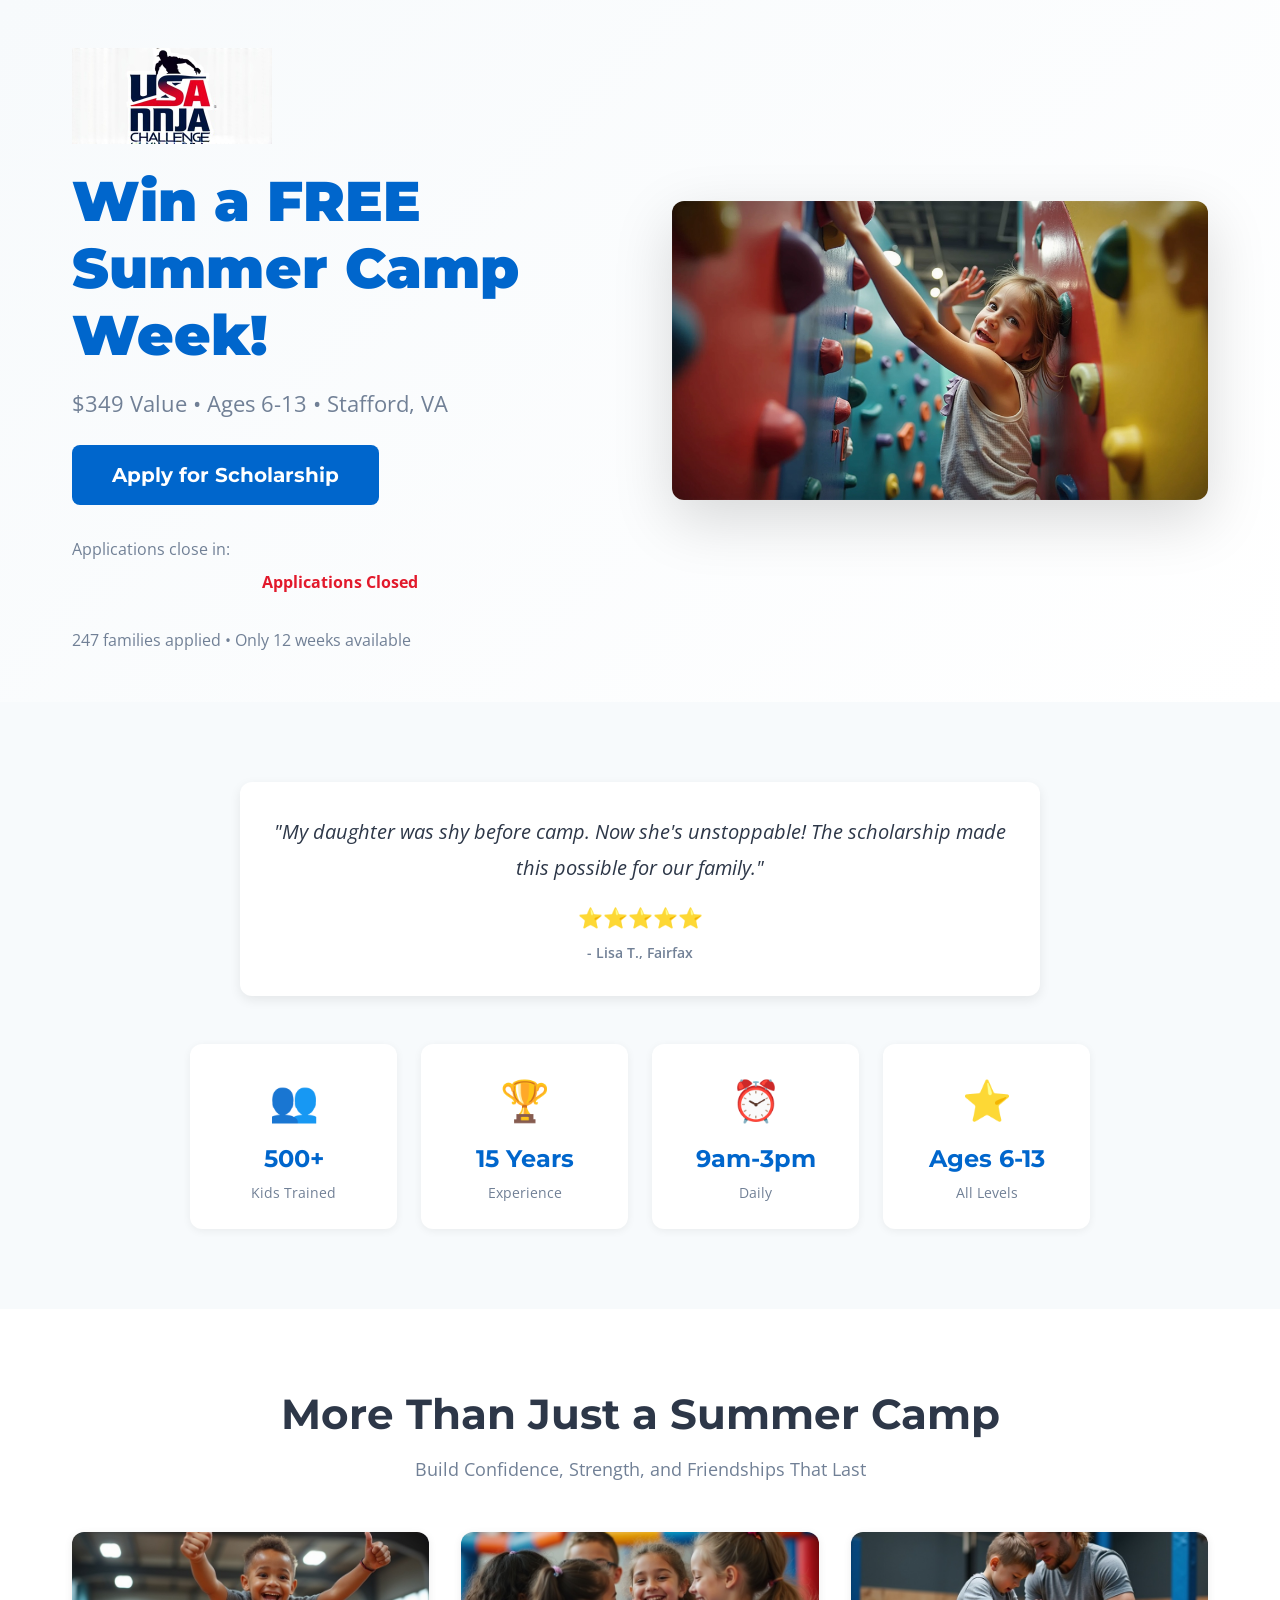
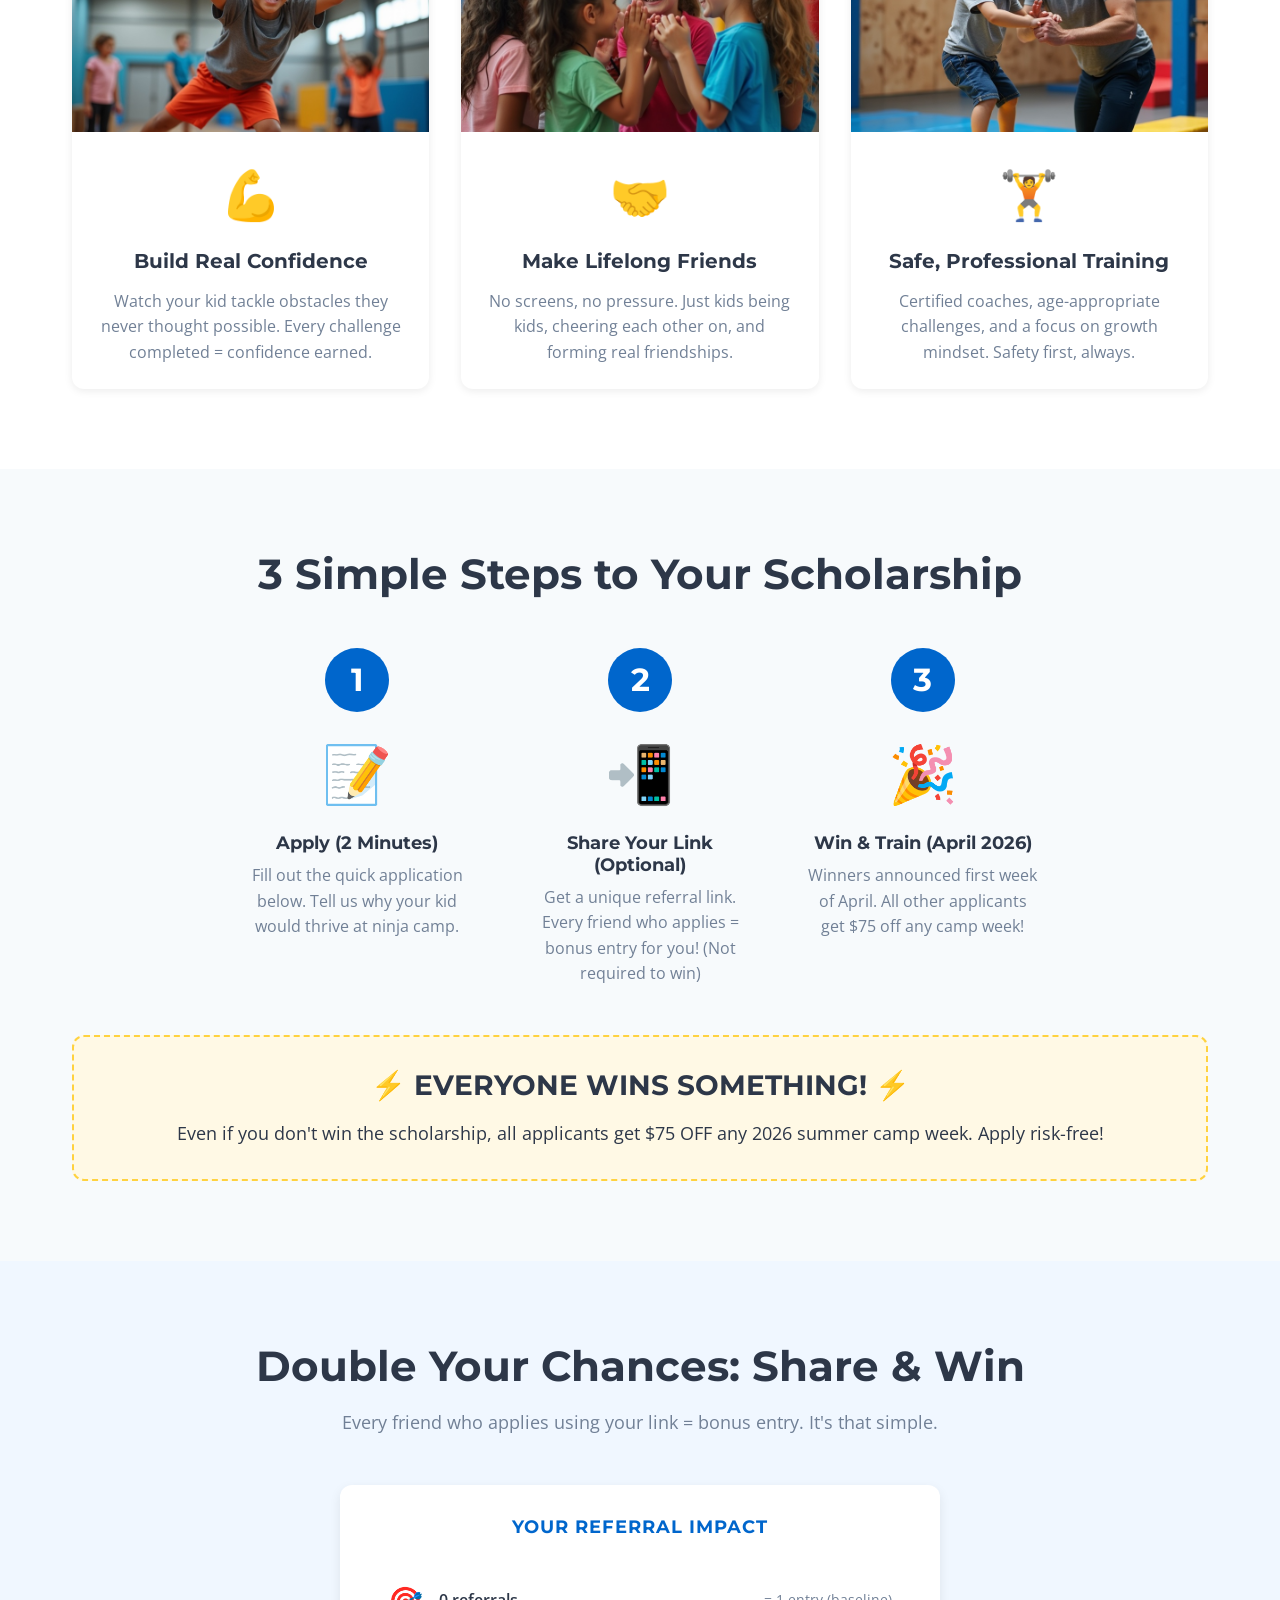
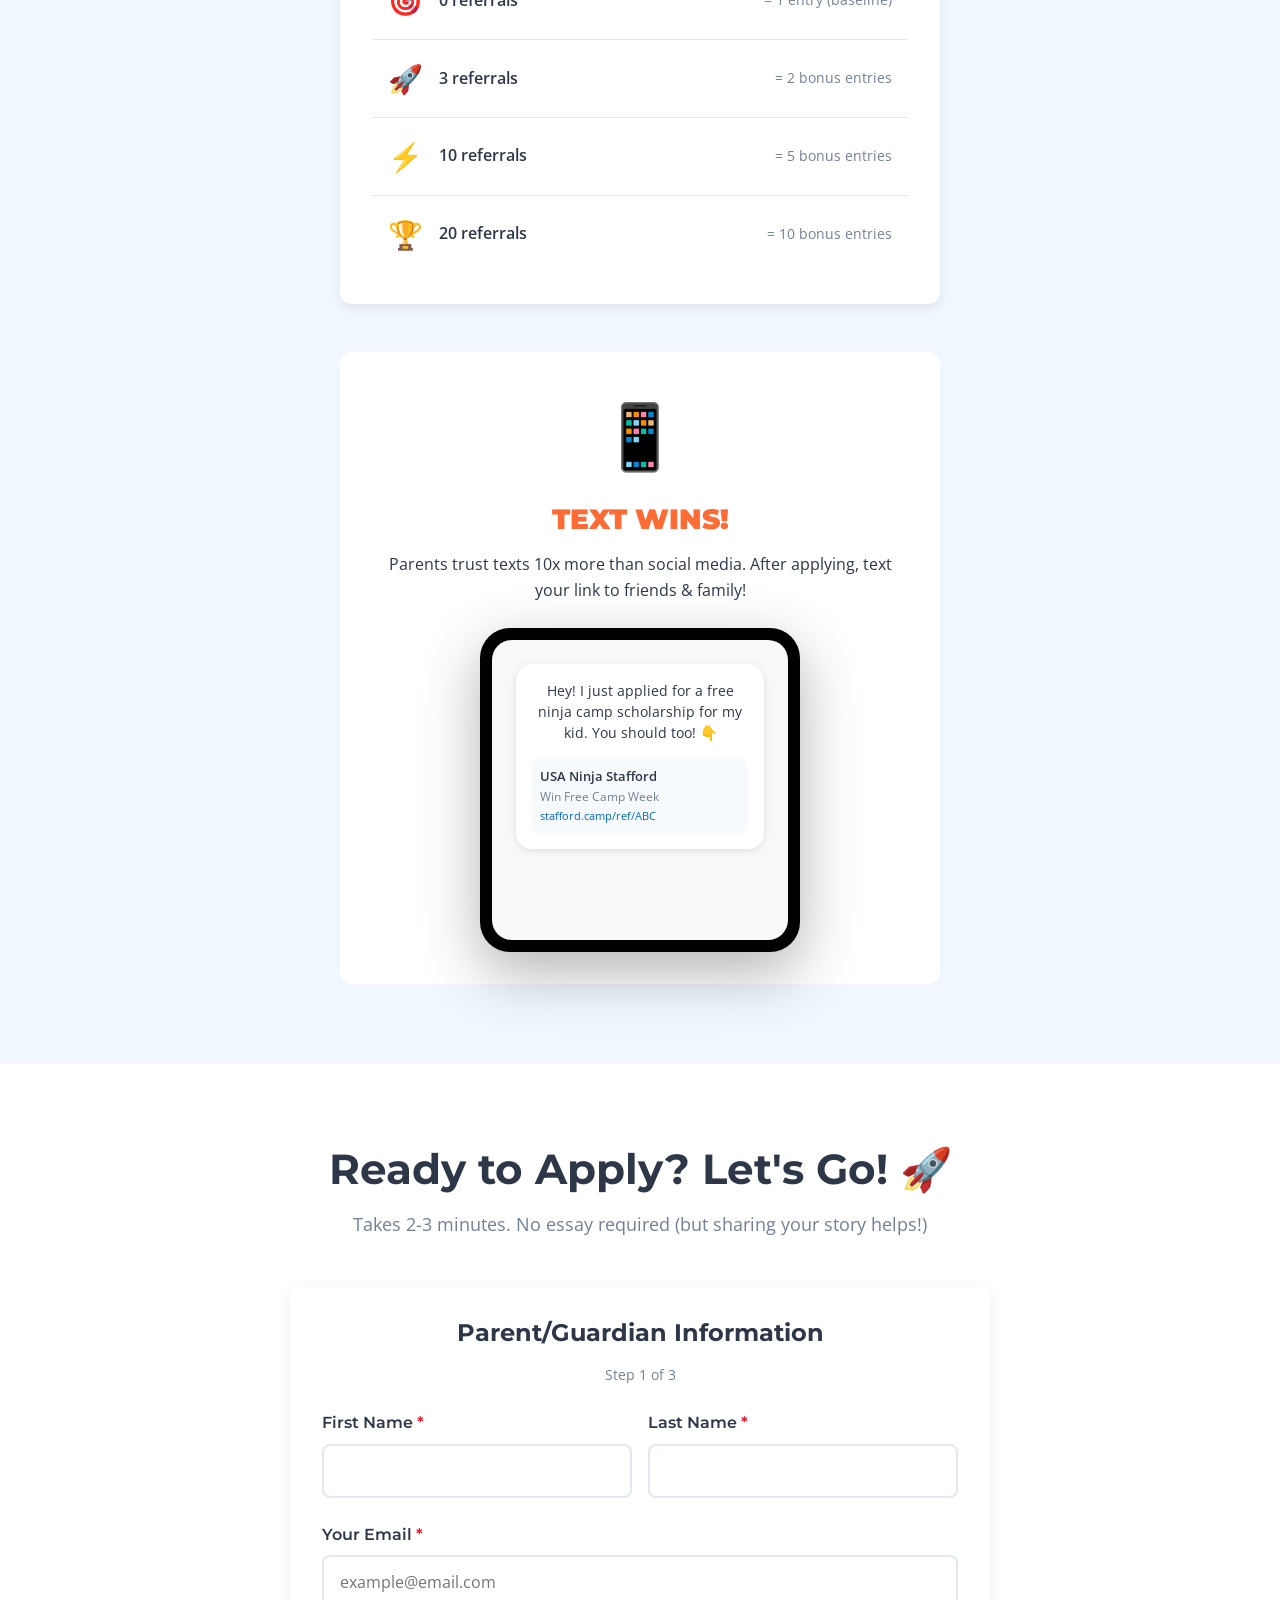
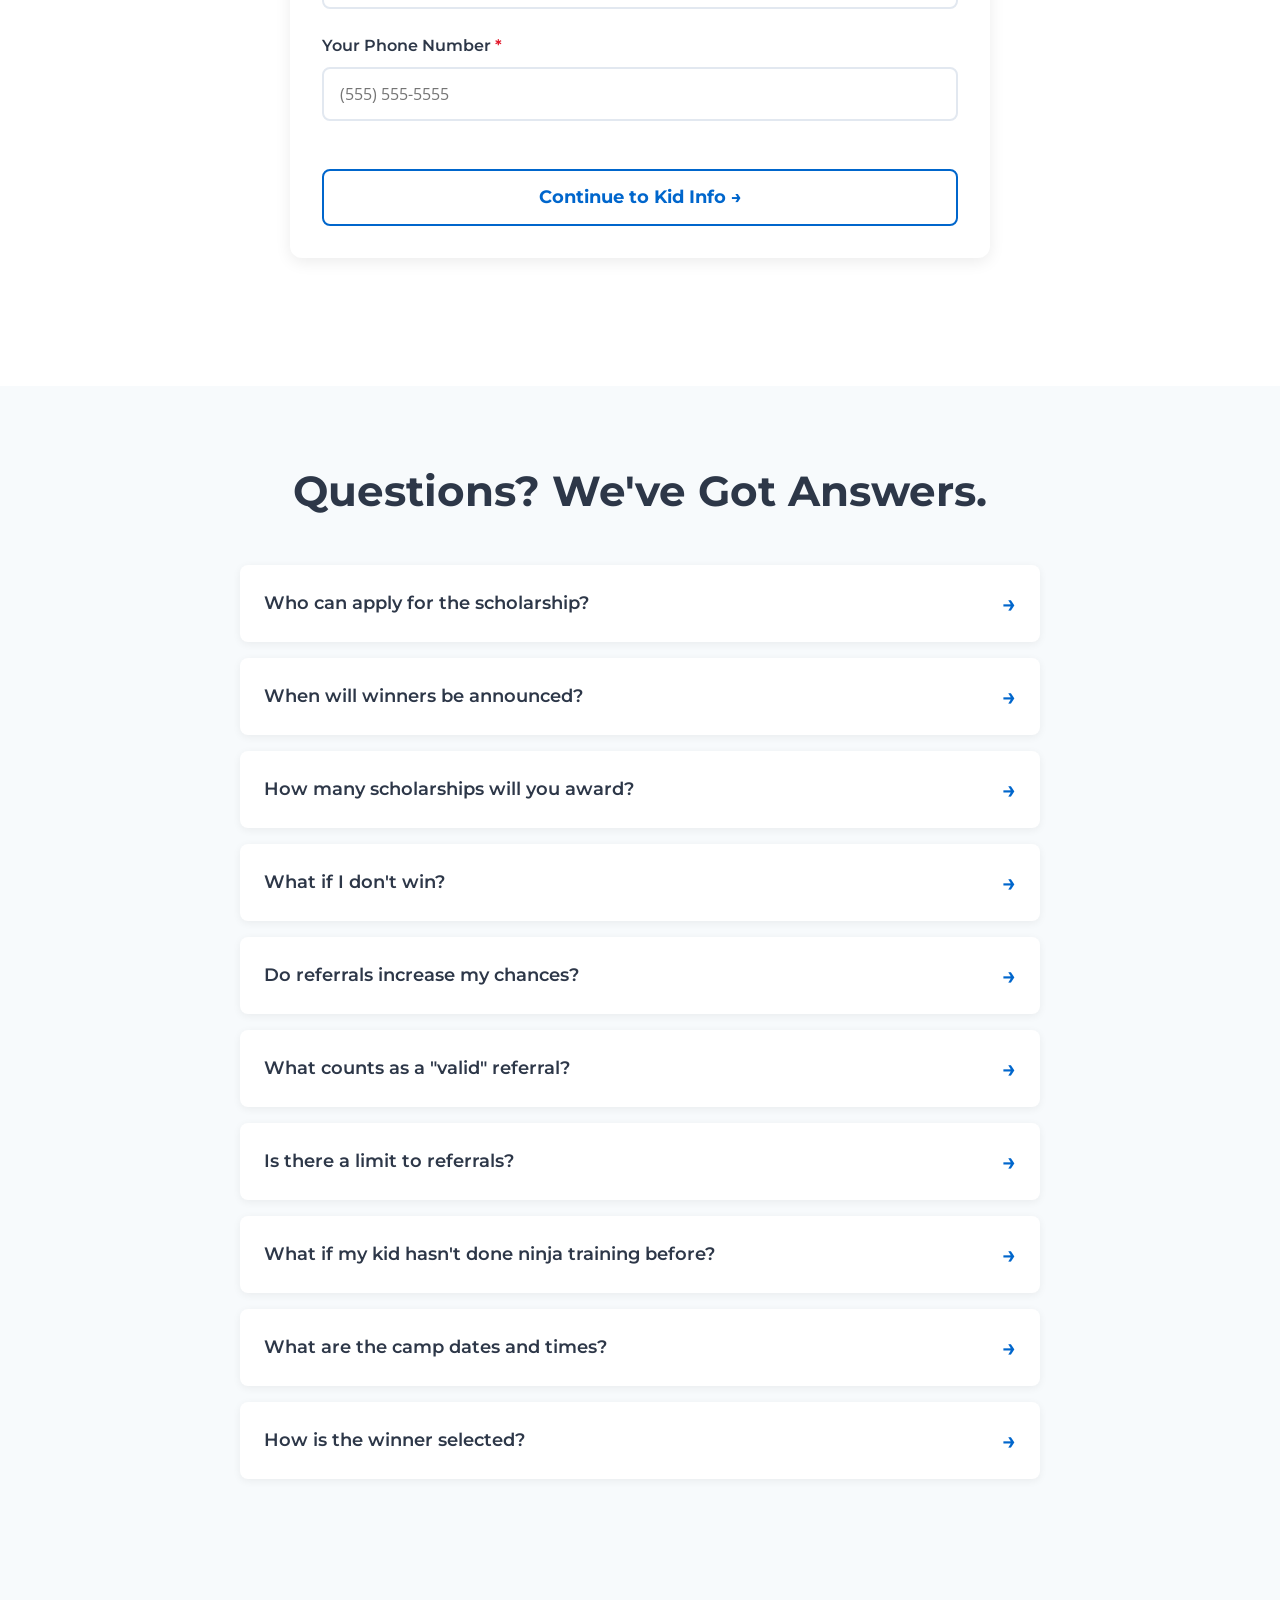
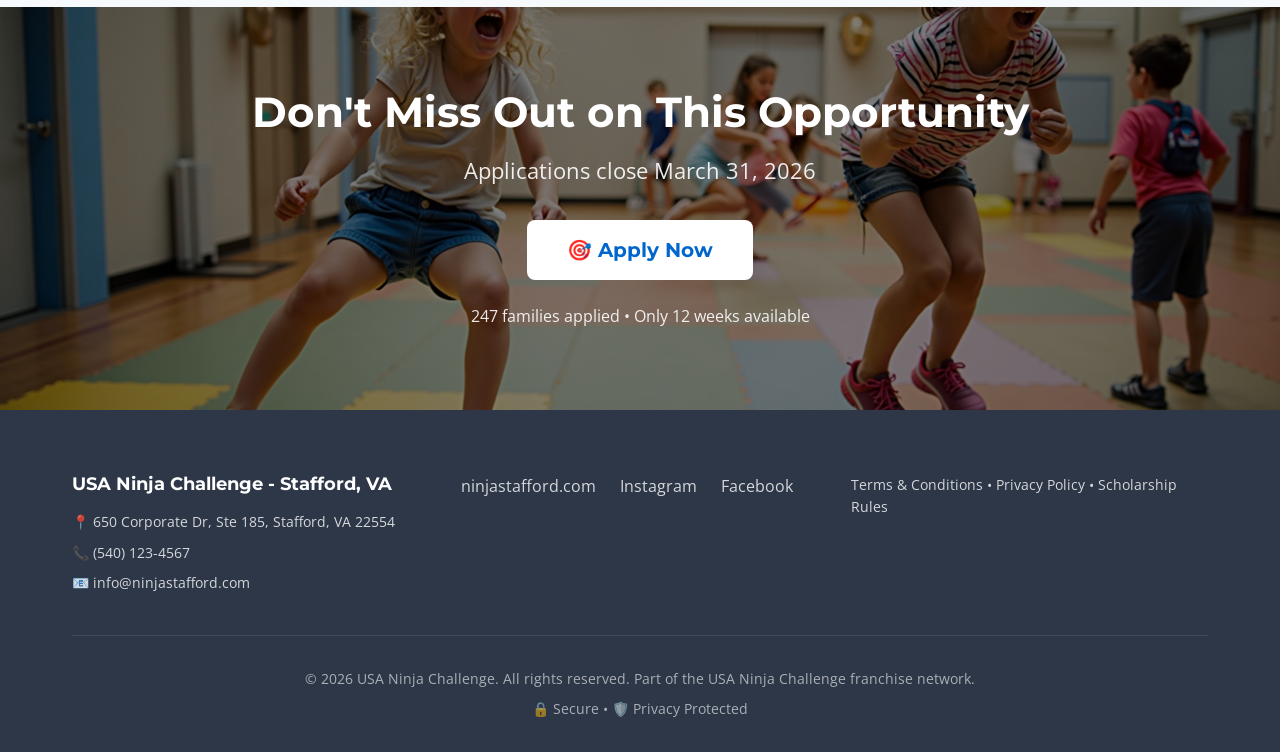
<file: index.html>
<!DOCTYPE html>
<html lang="en">
<head>
    <meta charset="UTF-8">
    <meta name="viewport" content="width=device-width, initial-scale=1.0">
    <meta name="description" content="Apply for a free summer camp week at USA Ninja Challenge Stafford. $349 value, ages 6-13. Applications close March 31, 2026.">
    
    <!-- Open Graph / Social Media -->
    <meta property="og:title" content="Win a Free Ninja Summer Camp Week!">
    <meta property="og:description" content="I just applied for a scholarship to USA Ninja Challenge. Your kid should too!">
    <meta property="og:image" content="https://second-summit-marketing.github.io/stafford-scholarship-2026/assets/og-image.jpg">
    <meta property="og:url" content="https://second-summit-marketing.github.io/stafford-scholarship-2026/">
    <meta property="og:type" content="website">
    
    <meta name="twitter:card" content="summary_large_image">
    <meta name="twitter:title" content="Win a Free Ninja Summer Camp Week!">
    <meta name="twitter:description" content="Apply for a scholarship to USA Ninja Challenge Stafford. Ages 6-13, $349 value.">
    <meta name="twitter:image" content="https://second-summit-marketing.github.io/stafford-scholarship-2026/assets/og-image.jpg">
    
    <title>Win a FREE Summer Camp Week! | USA Ninja Stafford Scholarship</title>
    
    <!-- Favicon -->
    <link rel="icon" type="image/x-icon" href="./assets/favicon.png">
    
    <!-- Google Fonts -->
    <link rel="preconnect" href="https://fonts.googleapis.com">
    <link rel="preconnect" href="https://fonts.gstatic.com" crossorigin>
    <link href="https://fonts.googleapis.com/css2?family=Montserrat:wght@400;600;700;900&family=Open+Sans:wght@400;600&display=swap" rel="stylesheet">
    
    <!-- Stylesheet -->
    <link rel="stylesheet" href="./css/style.css">
</head>
<body>
    <!-- Hero Section -->
    <section id="hero" class="hero">
        <div class="container">
            <div class="hero__content">
                <img src="./assets/logo.png" alt="USA Ninja Challenge Stafford" class="hero__logo">
                <h1 class="hero__headline">Win a FREE Summer Camp Week!</h1>
                <p class="hero__subheadline">$349 Value • Ages 6-13 • Stafford, VA</p>
                <a href="#application" class="btn btn--primary btn--large smooth-scroll">Apply for Scholarship</a>
                
                <div class="countdown">
                    <p class="countdown__label">Applications close in:</p>
                    <div class="countdown__timer" id="countdown">
                        <div class="countdown__unit">
                            <span class="countdown__value" id="days">23</span>
                            <span class="countdown__label-small">DAYS</span>
                        </div>
                        <div class="countdown__separator">:</div>
                        <div class="countdown__unit">
                            <span class="countdown__value" id="hours">14</span>
                            <span class="countdown__label-small">HRS</span>
                        </div>
                        <div class="countdown__separator">:</div>
                        <div class="countdown__unit">
                            <span class="countdown__value" id="minutes">32</span>
                            <span class="countdown__label-small">MIN</span>
                        </div>
                    </div>
                </div>
                
                <div class="social-proof-ticker">
                    <span id="applicant-count">247</span> families applied • Only <span id="spots-left">12</span> weeks available
                </div>
            </div>
            <div class="hero__image">
                <img src="./assets/hero-image.jpg" alt="Kid successfully completing warped wall at ninja camp">
            </div>
        </div>
    </section>

    <!-- Social Proof Section -->
    <section id="social-proof" class="section section--light">
        <div class="container">
            <div class="testimonial-carousel" id="testimonial-carousel">
                <div class="testimonial testimonial--active">
                    <p class="testimonial__quote">"My daughter was shy before camp. Now she's unstoppable! The scholarship made this possible for our family."</p>
                    <div class="testimonial__stars">⭐⭐⭐⭐⭐</div>
                    <p class="testimonial__author">- Lisa T., Fairfax</p>
                </div>
                <div class="testimonial">
                    <p class="testimonial__quote">"Best investment in our son's summer. He asks to go back every year. The coaches genuinely care."</p>
                    <div class="testimonial__stars">⭐⭐⭐⭐⭐</div>
                    <p class="testimonial__author">- Marcus J., Stafford</p>
                </div>
                <div class="testimonial">
                    <p class="testimonial__quote">"I never thought we'd afford quality summer camp. Winning the scholarship was life-changing!"</p>
                    <div class="testimonial__stars">⭐⭐⭐⭐⭐</div>
                    <p class="testimonial__author">- Amanda K., Fredericksburg</p>
                </div>
            </div>
            
            <div class="stats-bar">
                <div class="stat">
                    <div class="stat__icon">👥</div>
                    <div class="stat__value">500+</div>
                    <div class="stat__label">Kids Trained</div>
                </div>
                <div class="stat">
                    <div class="stat__icon">🏆</div>
                    <div class="stat__value">15 Years</div>
                    <div class="stat__label">Experience</div>
                </div>
                <div class="stat">
                    <div class="stat__icon">⏰</div>
                    <div class="stat__value">9am-3pm</div>
                    <div class="stat__label">Daily</div>
                </div>
                <div class="stat">
                    <div class="stat__icon">⭐</div>
                    <div class="stat__value">Ages 6-13</div>
                    <div class="stat__label">All Levels</div>
                </div>
            </div>
        </div>
    </section>

    <!-- Why Ninja Camp Section -->
    <section id="why-ninja" class="section">
        <div class="container">
            <h2 class="section__headline">More Than Just a Summer Camp</h2>
            <p class="section__subheadline">Build Confidence, Strength, and Friendships That Last</p>
            
            <div class="benefits-grid">
                <div class="benefit-card">
                    <img src="./assets/benefit-confidence.jpg" alt="Kid successfully completing obstacle" class="benefit-card__image">
                    <div class="benefit-card__icon">💪</div>
                    <h3 class="benefit-card__title">Build Real Confidence</h3>
                    <p class="benefit-card__description">Watch your kid tackle obstacles they never thought possible. Every challenge completed = confidence earned.</p>
                </div>
                
                <div class="benefit-card">
                    <img src="./assets/benefit-friends.jpg" alt="Group of kids in team huddle" class="benefit-card__image">
                    <div class="benefit-card__icon">🤝</div>
                    <h3 class="benefit-card__title">Make Lifelong Friends</h3>
                    <p class="benefit-card__description">No screens, no pressure. Just kids being kids, cheering each other on, and forming real friendships.</p>
                </div>
                
                <div class="benefit-card">
                    <img src="./assets/benefit-training.jpg" alt="Coach spotting kid on balance obstacle" class="benefit-card__image">
                    <div class="benefit-card__icon">🏋️</div>
                    <h3 class="benefit-card__title">Safe, Professional Training</h3>
                    <p class="benefit-card__description">Certified coaches, age-appropriate challenges, and a focus on growth mindset. Safety first, always.</p>
                </div>
            </div>
        </div>
    </section>

    <!-- How It Works Section -->
    <section id="how-it-works" class="section section--light">
        <div class="container">
            <h2 class="section__headline">3 Simple Steps to Your Scholarship</h2>
            
            <div class="timeline">
                <div class="timeline__step">
                    <div class="timeline__number">1</div>
                    <div class="timeline__icon">📝</div>
                    <h3 class="timeline__title">Apply (2 Minutes)</h3>
                    <p class="timeline__description">Fill out the quick application below. Tell us why your kid would thrive at ninja camp.</p>
                </div>
                
                <div class="timeline__step">
                    <div class="timeline__number">2</div>
                    <div class="timeline__icon">📲</div>
                    <h3 class="timeline__title">Share Your Link (Optional)</h3>
                    <p class="timeline__description">Get a unique referral link. Every friend who applies = bonus entry for you! (Not required to win)</p>
                </div>
                
                <div class="timeline__step">
                    <div class="timeline__number">3</div>
                    <div class="timeline__icon">🎉</div>
                    <h3 class="timeline__title">Win & Train (April 2026)</h3>
                    <p class="timeline__description">Winners announced first week of April. All other applicants get $75 off any camp week!</p>
                </div>
            </div>
            
            <div class="callout">
                <h3 class="callout__title">⚡ EVERYONE WINS SOMETHING! ⚡</h3>
                <p class="callout__text">Even if you don't win the scholarship, all applicants get $75 OFF any 2026 summer camp week. Apply risk-free!</p>
            </div>
        </div>
    </section>

    <!-- Referral Boost Section -->
    <section id="referral-boost" class="section section--blue">
        <div class="container">
            <h2 class="section__headline">Double Your Chances: Share & Win</h2>
            <p class="section__subheadline">Every friend who applies using your link = bonus entry. It's that simple.</p>
            
            <div class="referral-tiers">
                <h3 class="referral-tiers__title">YOUR REFERRAL IMPACT</h3>
                <div class="tier">
                    <span class="tier__icon">🎯</span>
                    <span class="tier__count">0 referrals</span>
                    <span class="tier__reward">= 1 entry (baseline)</span>
                </div>
                <div class="tier">
                    <span class="tier__icon">🚀</span>
                    <span class="tier__count">3 referrals</span>
                    <span class="tier__reward">= 2 bonus entries</span>
                </div>
                <div class="tier">
                    <span class="tier__icon">⚡</span>
                    <span class="tier__count">10 referrals</span>
                    <span class="tier__reward">= 5 bonus entries</span>
                </div>
                <div class="tier">
                    <span class="tier__icon">🏆</span>
                    <span class="tier__count">20 referrals</span>
                    <span class="tier__reward">= 10 bonus entries</span>
                </div>
            </div>
            
            <div class="sms-emphasis">
                <div class="sms-emphasis__icon">📱</div>
                <h3 class="sms-emphasis__title">TEXT WINS!</h3>
                <p class="sms-emphasis__text">Parents trust texts 10x more than social media. After applying, text your link to friends & family!</p>
                <div class="phone-mockup">
                    <div class="phone-mockup__screen">
                        <div class="phone-mockup__message">
                            <p>Hey! I just applied for a free ninja camp scholarship for my kid. You should too! 👇</p>
                            <div class="phone-mockup__link">
                                <div class="link-preview">
                                    <div class="link-preview__title">USA Ninja Stafford</div>
                                    <div class="link-preview__description">Win Free Camp Week</div>
                                    <div class="link-preview__url">stafford.camp/ref/ABC</div>
                                </div>
                            </div>
                        </div>
                    </div>
                </div>
            </div>
        </div>
    </section>

    <!-- Application Form Section -->
    <section id="application" class="section">
        <div class="container">
            <h2 class="section__headline">Ready to Apply? Let's Go! 🚀</h2>
            <p class="section__subheadline">Takes 2-3 minutes. No essay required (but sharing your story helps!)</p>
            
            <form id="application-form" class="application-form">
                <!-- Honeypot field (hidden from users) -->
                <input type="text" name="website" tabindex="-1" autocomplete="off" style="position:absolute;left:-9999px;top:-9999px" aria-hidden="true">
                <input type="hidden" name="submit_time" id="submit_time">
                <input type="hidden" name="referral_code" id="referral_code">
                
                <!-- Section 1: Parent Info -->
                <div class="form-section form-section--active" id="section-1">
                    <h3 class="form-section__title">Parent/Guardian Information</h3>
                    <div class="progress-indicator">Step 1 of 3</div>
                    
                    <div class="form-row">
                        <div class="form-group">
                            <label for="parent_first_name" class="form-label">First Name <span class="required">*</span></label>
                            <input type="text" id="parent_first_name" name="parent_first_name" class="form-input" required>
                            <span class="error-message"></span>
                        </div>
                        <div class="form-group">
                            <label for="parent_last_name" class="form-label">Last Name <span class="required">*</span></label>
                            <input type="text" id="parent_last_name" name="parent_last_name" class="form-input" required>
                            <span class="error-message"></span>
                        </div>
                    </div>
                    
                    <div class="form-group">
                        <label for="parent_email" class="form-label">Your Email <span class="required">*</span></label>
                        <input type="email" id="parent_email" name="parent_email" class="form-input" placeholder="example@email.com" required>
                        <span class="error-message"></span>
                        <span class="success-message"></span>
                    </div>
                    
                    <div class="form-group">
                        <label for="parent_phone" class="form-label">Your Phone Number <span class="required">*</span></label>
                        <input type="tel" id="parent_phone" name="parent_phone" class="form-input" placeholder="(555) 555-5555" required>
                        <span class="error-message"></span>
                        <span class="success-message"></span>
                    </div>
                    
                    <button type="button" class="btn btn--secondary btn--next" data-next="section-2">Continue to Kid Info →</button>
                </div>
                
                <!-- Section 2: Kid Info -->
                <div class="form-section" id="section-2">
                    <h3 class="form-section__title">About Your Ninja Warrior 🥷</h3>
                    <div class="progress-indicator">Step 2 of 3</div>
                    
                    <div class="form-group">
                        <label for="kid_first_name" class="form-label">Kid's First Name <span class="required">*</span></label>
                        <input type="text" id="kid_first_name" name="kid_first_name" class="form-input" required>
                        <span class="error-message"></span>
                    </div>
                    
                    <div class="form-group">
                        <label for="kid_age" class="form-label">Kid's Age <span class="required">*</span></label>
                        <select id="kid_age" name="kid_age" class="form-input" required>
                            <option value="">Select age...</option>
                            <option value="6">6</option>
                            <option value="7">7</option>
                            <option value="8">8</option>
                            <option value="9">9</option>
                            <option value="10">10</option>
                            <option value="11">11</option>
                            <option value="12">12</option>
                            <option value="13">13</option>
                        </select>
                        <span class="error-message"></span>
                    </div>
                    
                    <div class="form-group">
                        <label class="form-label">Has your kid tried ninja/obstacle training before? <span class="required">*</span></label>
                        <div class="radio-group">
                            <label class="radio-label">
                                <input type="radio" name="ninja_experience" value="yes" required>
                                <span>Yes, they love it!</span>
                            </label>
                            <label class="radio-label">
                                <input type="radio" name="ninja_experience" value="no" required>
                                <span>No, but they're excited to try</span>
                            </label>
                            <label class="radio-label">
                                <input type="radio" name="ninja_experience" value="unsure" required>
                                <span>Not sure, but they're active</span>
                            </label>
                        </div>
                        <span class="error-message"></span>
                    </div>
                    
                    <button type="button" class="btn btn--secondary btn--next" data-next="section-3">Continue to Story →</button>
                </div>
                
                <!-- Section 3: Essay -->
                <div class="form-section" id="section-3">
                    <h3 class="form-section__title">Tell Us Your Story 💙</h3>
                    <div class="progress-indicator">Step 3 of 3</div>
                    
                    <div class="form-group">
                        <label for="essay" class="form-label">Why would this scholarship be meaningful for your family? <span class="required">*</span></label>
                        <textarea id="essay" name="essay" class="form-input form-textarea" rows="6" minlength="50" maxlength="300" required></textarea>
                        <div class="character-counter">
                            <span id="char-count">0</span>/300 characters
                        </div>
                        <p class="form-hint">💡 Tip: Be authentic! We want to hear your kid's dreams, your family's story, or why summer camp matters to you.</p>
                        <span class="error-message"></span>
                    </div>
                    
                    <div class="form-group">
                        <label for="hear_about" class="form-label">How did you hear about us?</label>
                        <select id="hear_about" name="hear_about" class="form-input">
                            <option value="">Select...</option>
                            <option value="facebook">Facebook/Instagram</option>
                            <option value="google">Google Search</option>
                            <option value="referral">Friend/Family Referral</option>
                            <option value="current">Current/Past USA Ninja Family</option>
                            <option value="other">Other</option>
                        </select>
                    </div>
                    
                    <div class="form-group">
                        <label class="checkbox-label">
                            <input type="checkbox" name="consent" id="consent" required>
                            <span>I agree to receive follow-up communication about the scholarship and camp programs <span class="required">*</span></span>
                        </label>
                        <span class="error-message"></span>
                    </div>
                    
                    <button type="submit" class="btn btn--primary btn--large btn--submit">
                        <span class="btn-text">🚀 Submit Application</span>
                        <span class="btn-loading">Submitting...</span>
                    </button>
                    
                    <p class="form-disclaimer">By submitting, you agree to our scholarship terms and privacy policy.</p>
                </div>
            </form>
            
            <!-- Success State (hidden by default) -->
            <div id="success-message" class="success-state" style="display: none;">
                <div class="success-state__icon">✅</div>
                <h2 class="success-state__title">🎉 Application Submitted!</h2>
                <p class="success-state__message">Thanks <span id="success-name"></span>! We received your application for <span id="success-kid"></span>.</p>
                <p class="success-state__email">📧 Check your email (<span id="success-email"></span>) for confirmation and next steps.</p>
                
                <div class="referral-section">
                    <h3 class="referral-section__title">📲 BOOST YOUR CHANCES!</h3>
                    <p class="referral-section__text">Share your unique referral link:</p>
                    
                    <div class="referral-link-box">
                        <input type="text" id="referral-link" class="referral-link-input" readonly>
                        <button class="btn btn--copy" id="copy-btn">📋 Copy Link</button>
                    </div>
                    
                    <p class="referral-section__reward">Every friend who applies = bonus entry!</p>
                    
                    <div class="referral-stats">
                        <p>Current referrals: <strong id="current-referrals">0</strong></p>
                        <p>Next reward: <strong id="next-reward">3 referrals = 2 bonus entries</strong></p>
                    </div>
                    
                    <div class="share-buttons">
                        <p class="share-buttons__label">Share via:</p>
                        <div class="share-buttons__row">
                            <button class="btn btn--share btn--sms" id="share-sms">📱 Text Message</button>
                            <button class="btn btn--share btn--email" id="share-email">📧 Email</button>
                        </div>
                        <div class="share-buttons__row">
                            <button class="btn btn--share btn--facebook" id="share-facebook">Facebook</button>
                            <button class="btn btn--share btn--twitter" id="share-twitter">Twitter</button>
                        </div>
                    </div>
                    
                    <div class="next-steps">
                        <h4 class="next-steps__title">What happens next?</h4>
                        <ul class="next-steps__list">
                            <li>✅ March 31: Applications close</li>
                            <li>🎲 April 1-5: Winners selected</li>
                            <li>📧 April 7: Winners notified by email</li>
                            <li>💰 All applicants get $75 off code</li>
                        </ul>
                    </div>
                </div>
            </div>
        </div>
    </section>

    <!-- FAQ Section -->
    <section id="faq" class="section section--light">
        <div class="container">
            <h2 class="section__headline">Questions? We've Got Answers.</h2>
            
            <div class="faq-accordion">
                <div class="faq-item">
                    <button class="faq-question">
                        <span>Who can apply for the scholarship?</span>
                        <span class="faq-icon">→</span>
                    </button>
                    <div class="faq-answer">
                        <p>Any family with a kid ages 6-13 in the Stafford, VA area. Financial need is considered but not required.</p>
                    </div>
                </div>
                
                <div class="faq-item">
                    <button class="faq-question">
                        <span>When will winners be announced?</span>
                        <span class="faq-icon">→</span>
                    </button>
                    <div class="faq-answer">
                        <p>Winners will be selected April 1-5 and notified by email by April 7, 2026.</p>
                    </div>
                </div>
                
                <div class="faq-item">
                    <button class="faq-question">
                        <span>How many scholarships will you award?</span>
                        <span class="faq-icon">→</span>
                    </button>
                    <div class="faq-answer">
                        <p>We're awarding 1-2 full-week scholarships ($349 value each), depending on application quality.</p>
                    </div>
                </div>
                
                <div class="faq-item">
                    <button class="faq-question">
                        <span>What if I don't win?</span>
                        <span class="faq-icon">→</span>
                    </button>
                    <div class="faq-answer">
                        <p>Every applicant receives a $75 off coupon code for any 2026 summer camp week. Everyone wins something!</p>
                    </div>
                </div>
                
                <div class="faq-item">
                    <button class="faq-question">
                        <span>Do referrals increase my chances?</span>
                        <span class="faq-icon">→</span>
                    </button>
                    <div class="faq-answer">
                        <p>Yes! Each valid referral earns you bonus entries. 3 referrals = 2 bonus entries, 10 referrals = 5 bonus entries, etc.</p>
                    </div>
                </div>
                
                <div class="faq-item">
                    <button class="faq-question">
                        <span>What counts as a "valid" referral?</span>
                        <span class="faq-icon">→</span>
                    </button>
                    <div class="faq-answer">
                        <p>A referral is valid when someone uses your unique link and completes their application. Self-referrals and duplicate emails don't count.</p>
                    </div>
                </div>
                
                <div class="faq-item">
                    <button class="faq-question">
                        <span>Is there a limit to referrals?</span>
                        <span class="faq-icon">→</span>
                    </button>
                    <div class="faq-answer">
                        <p>You can share with as many people as you'd like, but bonus entries cap at 20 referrals (10 bonus entries) to keep it fair.</p>
                    </div>
                </div>
                
                <div class="faq-item">
                    <button class="faq-question">
                        <span>What if my kid hasn't done ninja training before?</span>
                        <span class="faq-icon">→</span>
                    </button>
                    <div class="faq-answer">
                        <p>No experience necessary! Our camp is designed for all skill levels, from first-timers to experienced ninjas.</p>
                    </div>
                </div>
                
                <div class="faq-item">
                    <button class="faq-question">
                        <span>What are the camp dates and times?</span>
                        <span class="faq-icon">→</span>
                    </button>
                    <div class="faq-answer">
                        <p>Summer 2026 camps run weekly, June-August, Monday-Friday, 9am-3pm. Scholarship winners choose their preferred week (subject to availability).</p>
                    </div>
                </div>
                
                <div class="faq-item">
                    <button class="faq-question">
                        <span>How is the winner selected?</span>
                        <span class="faq-icon">→</span>
                    </button>
                    <div class="faq-answer">
                        <p>Applications are reviewed based on: (1) essay quality/authenticity, (2) demonstrated interest in ninja training, (3) family circumstances, and (4) number of referrals (bonus entries).</p>
                    </div>
                </div>
            </div>
        </div>
    </section>

    <!-- Final CTA Section -->
    <section id="final-cta" class="section section--cta">
        <div class="container">
            <h2 class="cta__headline">Don't Miss Out on This Opportunity</h2>
            <p class="cta__subheadline">Applications close March 31, 2026</p>
            <a href="#application" class="btn btn--primary-inverse btn--large smooth-scroll">🎯 Apply Now</a>
            <div class="social-proof-ticker social-proof-ticker--white">
                <span id="applicant-count-2">247</span> families applied • Only <span id="spots-left-2">12</span> weeks available
            </div>
        </div>
    </section>

    <!-- Footer -->
    <footer class="footer">
        <div class="container">
            <div class="footer__content">
                <div class="footer__section">
                    <h3 class="footer__title">USA Ninja Challenge - Stafford, VA</h3>
                    <p class="footer__info">📍 650 Corporate Dr, Ste 185, Stafford, VA 22554</p>
                    <p class="footer__info">📞 (540) 123-4567</p>
                    <p class="footer__info">📧 info@ninjastafford.com</p>
                </div>
                
                <div class="footer__section">
                    <div class="footer__links">
                        <a href="https://ninjastafford.com" target="_blank" rel="noopener">ninjastafford.com</a>
                        <a href="https://instagram.com/usaninjachallenge" target="_blank" rel="noopener">Instagram</a>
                        <a href="https://facebook.com/usaninjachallenge" target="_blank" rel="noopener">Facebook</a>
                    </div>
                </div>
                
                <div class="footer__section">
                    <div class="footer__legal">
                        <a href="./terms.html">Terms & Conditions</a> •
                        <a href="./privacy.html">Privacy Policy</a> •
                        <a href="./scholarship-rules.html">Scholarship Rules</a>
                    </div>
                </div>
            </div>
            
            <div class="footer__bottom">
                <p>© 2026 USA Ninja Challenge. All rights reserved. Part of the USA Ninja Challenge franchise network.</p>
                <p class="footer__trust">🔒 Secure • 🛡️ Privacy Protected</p>
            </div>
        </div>
    </footer>

    <!-- JavaScript -->
    <script src="./js/app.js"></script>
</body>
</html>
</file>
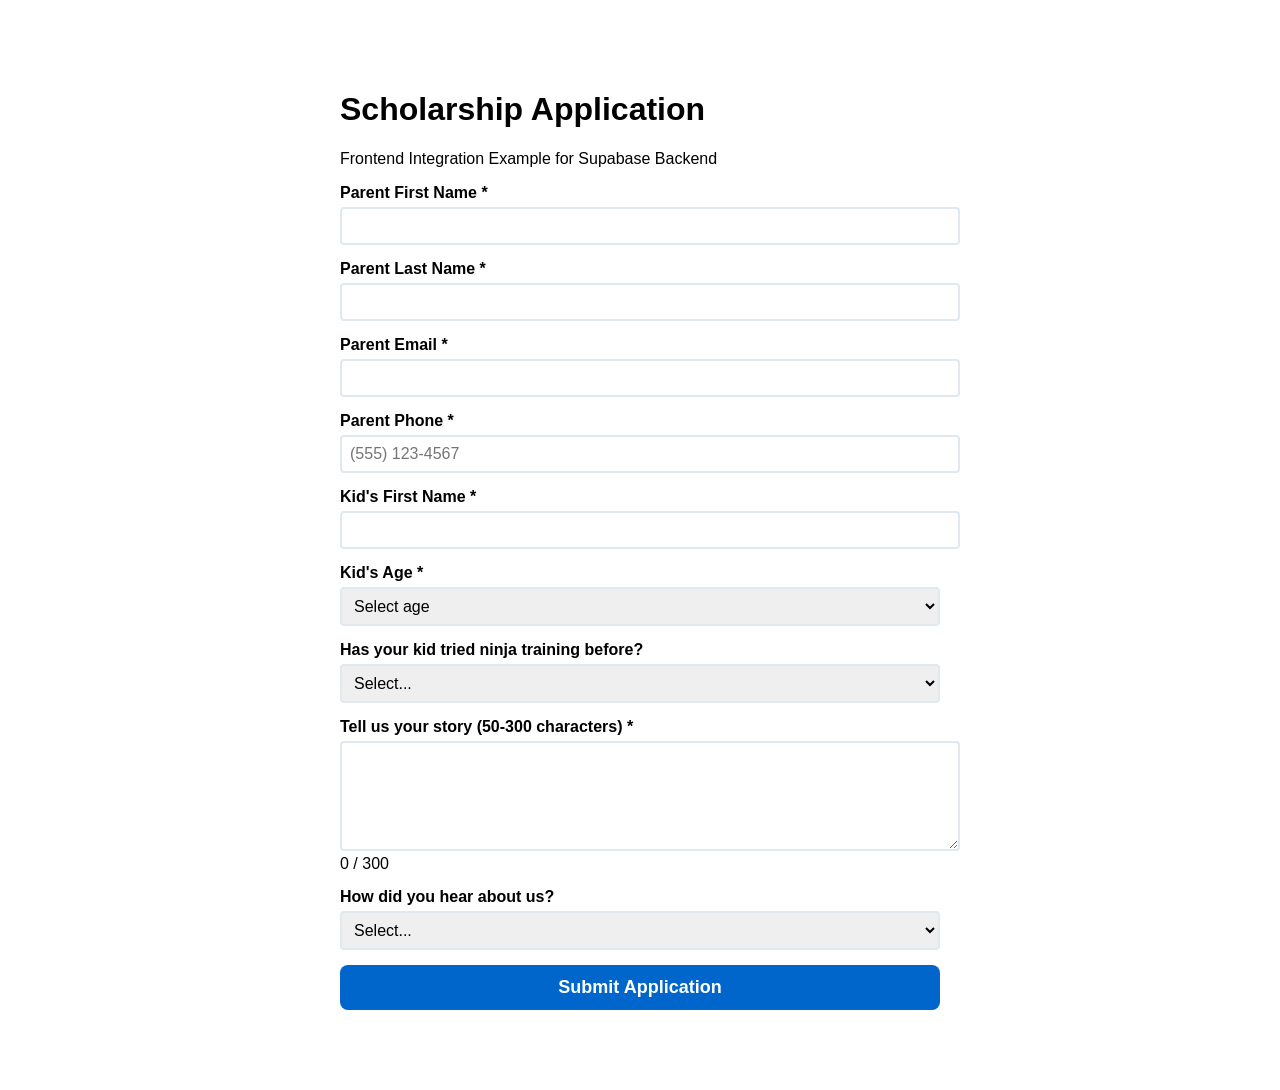
<file: frontend-integration-example.html>
<!DOCTYPE html>
<html lang="en">
<head>
  <meta charset="UTF-8">
  <meta name="viewport" content="width=device-width, initial-scale=1.0">
  <title>Frontend Integration Example - Supabase Backend</title>
  <style>
    body {
      font-family: Arial, sans-serif;
      max-width: 600px;
      margin: 50px auto;
      padding: 20px;
    }
    .form-group {
      margin-bottom: 15px;
    }
    label {
      display: block;
      margin-bottom: 5px;
      font-weight: bold;
    }
    input, textarea, select {
      width: 100%;
      padding: 8px;
      border: 2px solid #E2E8F0;
      border-radius: 4px;
      font-size: 16px;
    }
    input:focus, textarea:focus {
      outline: none;
      border-color: #0066CC;
    }
    .honeypot {
      position: absolute;
      left: -9999px;
      top: -9999px;
    }
    button {
      background: #0066CC;
      color: white;
      padding: 12px 24px;
      border: none;
      border-radius: 8px;
      font-size: 18px;
      font-weight: bold;
      cursor: pointer;
      width: 100%;
    }
    button:hover {
      background: #0052A3;
    }
    button:disabled {
      background: #ccc;
      cursor: not-allowed;
    }
    .error {
      color: #E21A2C;
      font-size: 14px;
      margin-top: 5px;
    }
    .success {
      background: #48BB78;
      color: white;
      padding: 20px;
      border-radius: 8px;
      margin-top: 20px;
    }
    .referral-link {
      background: #F7FAFC;
      padding: 10px;
      border-radius: 4px;
      margin-top: 10px;
      word-break: break-all;
    }
  </style>
</head>
<body>
  <h1>Scholarship Application</h1>
  <p>Frontend Integration Example for Supabase Backend</p>

  <form id="applicationForm">
    <!-- Parent Info -->
    <div class="form-group">
      <label for="parentFirstName">Parent First Name *</label>
      <input type="text" id="parentFirstName" name="parentFirstName" required>
    </div>

    <div class="form-group">
      <label for="parentLastName">Parent Last Name *</label>
      <input type="text" id="parentLastName" name="parentLastName" required>
    </div>

    <div class="form-group">
      <label for="parentEmail">Parent Email *</label>
      <input type="email" id="parentEmail" name="parentEmail" required>
      <div id="emailError" class="error"></div>
    </div>

    <div class="form-group">
      <label for="parentPhone">Parent Phone *</label>
      <input type="tel" id="parentPhone" name="parentPhone" placeholder="(555) 123-4567" required>
      <div id="phoneError" class="error"></div>
    </div>

    <!-- Kid Info -->
    <div class="form-group">
      <label for="kidFirstName">Kid's First Name *</label>
      <input type="text" id="kidFirstName" name="kidFirstName" required>
    </div>

    <div class="form-group">
      <label for="kidAge">Kid's Age *</label>
      <select id="kidAge" name="kidAge" required>
        <option value="">Select age</option>
        <option value="6">6</option>
        <option value="7">7</option>
        <option value="8">8</option>
        <option value="9">9</option>
        <option value="10">10</option>
        <option value="11">11</option>
        <option value="12">12</option>
        <option value="13">13</option>
      </select>
    </div>

    <div class="form-group">
      <label for="ninjaExperience">Has your kid tried ninja training before?</label>
      <select id="ninjaExperience" name="ninjaExperience">
        <option value="">Select...</option>
        <option value="yes">Yes, they love it!</option>
        <option value="no">No, but they're excited to try</option>
        <option value="unsure">Not sure, but they're active</option>
      </select>
    </div>

    <!-- Essay -->
    <div class="form-group">
      <label for="essay">Tell us your story (50-300 characters) *</label>
      <textarea id="essay" name="essay" rows="5" required></textarea>
      <div id="essayCount">0 / 300</div>
      <div id="essayError" class="error"></div>
    </div>

    <!-- Source -->
    <div class="form-group">
      <label for="heardAbout">How did you hear about us?</label>
      <select id="heardAbout" name="heardAbout">
        <option value="">Select...</option>
        <option value="facebook">Facebook/Instagram</option>
        <option value="google">Google Search</option>
        <option value="friend">Friend/Family Referral</option>
        <option value="current_family">Current/Past USA Ninja Family</option>
        <option value="other">Other</option>
      </select>
    </div>

    <!-- Honeypot (hidden from users) -->
    <input type="text" name="website" class="honeypot" tabindex="-1" autocomplete="off">

    <button type="submit" id="submitBtn">Submit Application</button>
    <div id="formError" class="error"></div>
  </form>

  <div id="successMessage" style="display: none;">
    <div class="success">
      <h2>🎉 Application Submitted!</h2>
      <p>Thank you for applying! Check your email for confirmation.</p>
      <div class="referral-link">
        <strong>Your referral link:</strong><br>
        <span id="referralUrl"></span>
        <br><br>
        <button onclick="copyReferralLink()">Copy Link</button>
      </div>
      <p>Share this link with friends! Every friend who applies = bonus entry.</p>
    </div>
  </div>

  <script>
    // =====================================================
    // CONFIGURATION
    // =====================================================
    const SUPABASE_URL = 'https://YOUR_PROJECT_REF.supabase.co';
    const SUPABASE_ANON_KEY = 'YOUR_ANON_KEY';
    const SUBMIT_ENDPOINT = `${SUPABASE_URL}/functions/v1/submit`;

    // Track form load time for submission timer
    const formLoadTime = Date.now();

    // =====================================================
    // FORM VALIDATION
    // =====================================================

    // Email validation
    document.getElementById('parentEmail').addEventListener('blur', function() {
      const email = this.value;
      const emailRegex = /^[^\s@]+@[^\s@]+\.[^\s@]+$/;
      const errorDiv = document.getElementById('emailError');
      
      if (!emailRegex.test(email)) {
        errorDiv.textContent = 'Please enter a valid email address';
      } else {
        errorDiv.textContent = '';
      }
    });

    // Essay character counter
    document.getElementById('essay').addEventListener('input', function() {
      const length = this.value.length;
      const counter = document.getElementById('essayCount');
      const errorDiv = document.getElementById('essayError');
      
      counter.textContent = `${length} / 300`;
      
      if (length < 50) {
        counter.style.color = '#E21A2C';
        errorDiv.textContent = `Need ${50 - length} more characters`;
      } else if (length > 300) {
        counter.style.color = '#E21A2C';
        errorDiv.textContent = `${length - 300} characters over limit`;
      } else {
        counter.style.color = '#48BB78';
        errorDiv.textContent = '';
      }
    });

    // =====================================================
    // FORM SUBMISSION
    // =====================================================

    document.getElementById('applicationForm').addEventListener('submit', async function(e) {
      e.preventDefault();
      
      const submitBtn = document.getElementById('submitBtn');
      const formError = document.getElementById('formError');
      
      // Disable submit button
      submitBtn.disabled = true;
      submitBtn.textContent = 'Submitting...';
      formError.textContent = '';
      
      try {
        // Calculate submission time
        const submissionTimeMs = Date.now() - formLoadTime;
        
        // Get referral code from URL (if exists)
        const urlParams = new URLSearchParams(window.location.search);
        const referredByCode = urlParams.get('ref') || null;
        
        // Build payload
        const formData = new FormData(e.target);
        const payload = {
          parentFirstName: formData.get('parentFirstName'),
          parentLastName: formData.get('parentLastName'),
          parentEmail: formData.get('parentEmail'),
          parentPhone: formData.get('parentPhone'),
          kidFirstName: formData.get('kidFirstName'),
          kidAge: parseInt(formData.get('kidAge')),
          ninjaExperience: formData.get('ninjaExperience') || null,
          essay: formData.get('essay'),
          heardAbout: formData.get('heardAbout') || null,
          referredByCode: referredByCode,
          submissionTimeMs: submissionTimeMs,
          website: formData.get('website') // Honeypot
        };
        
        // Submit to Supabase
        const response = await fetch(SUBMIT_ENDPOINT, {
          method: 'POST',
          headers: {
            'Content-Type': 'application/json',
            'Authorization': `Bearer ${SUPABASE_ANON_KEY}`
          },
          body: JSON.stringify(payload)
        });
        
        const result = await response.json();
        
        if (result.success) {
          // Hide form, show success message
          document.getElementById('applicationForm').style.display = 'none';
          document.getElementById('successMessage').style.display = 'block';
          document.getElementById('referralUrl').textContent = result.referralUrl;
          
          // Store referral code for later use
          localStorage.setItem('myReferralCode', result.referralCode);
          
          // Scroll to top
          window.scrollTo({ top: 0, behavior: 'smooth' });
        } else {
          // Show error
          formError.textContent = result.error || 'Submission failed. Please try again.';
          submitBtn.disabled = false;
          submitBtn.textContent = 'Submit Application';
        }
        
      } catch (error) {
        console.error('Submission error:', error);
        formError.textContent = 'Network error. Please check your connection and try again.';
        submitBtn.disabled = false;
        submitBtn.textContent = 'Submit Application';
      }
    });

    // =====================================================
    // COPY REFERRAL LINK
    // =====================================================

    function copyReferralLink() {
      const referralUrl = document.getElementById('referralUrl').textContent;
      
      navigator.clipboard.writeText(referralUrl).then(() => {
        alert('Referral link copied to clipboard!');
      }).catch(err => {
        console.error('Copy failed:', err);
        // Fallback: select text
        const range = document.createRange();
        range.selectNode(document.getElementById('referralUrl'));
        window.getSelection().removeAllRanges();
        window.getSelection().addRange(range);
      });
    }

    // =====================================================
    // LOAD REFERRAL STATS (if returning user)
    // =====================================================

    window.addEventListener('load', function() {
      const myReferralCode = localStorage.getItem('myReferralCode');
      
      if (myReferralCode) {
        // Show referral stats banner (optional)
        console.log('Welcome back! Your referral code:', myReferralCode);
        
        // Fetch and display referral stats
        fetch(`${SUPABASE_URL}/functions/v1/referral-stats?code=${myReferralCode}`, {
          headers: {
            'Authorization': `Bearer ${SUPABASE_ANON_KEY}`
          }
        })
        .then(res => res.json())
        .then(stats => {
          console.log('Your referral stats:', stats);
          // Display stats in UI (optional)
        });
      }
    });
  </script>
</body>
</html>
</file>
<file: css/style.css>
/* ===================================
   USA Ninja Stafford Scholarship
   Landing Page Stylesheet
   =================================== */

/* CSS Variables */
:root {
  /* Colors */
  --ninja-blue: #0066CC;
  --action-red: #E21A2C;
  --energy-orange: #FF6B35;
  --victory-yellow: #FFD23F;
  --white: #FFFFFF;
  --charcoal: #2D3748;
  --light-gray: #F7FAFC;
  --border-gray: #E2E8F0;
  --success-green: #48BB78;
  --error-red: #F56565;
  --text-gray: #718096;
  
  /* Typography */
  --font-heading: 'Montserrat', sans-serif;
  --font-body: 'Open Sans', sans-serif;
  
  /* Spacing */
  --space-xs: 4px;
  --space-sm: 8px;
  --space-md: 16px;
  --space-lg: 24px;
  --space-xl: 32px;
  --space-2xl: 48px;
  --space-3xl: 64px;
  
  /* Responsive breakpoints */
  --mobile: 375px;
  --tablet: 768px;
  --desktop: 1024px;
  --wide: 1440px;
}

/* Reset & Base Styles */
* {
  margin: 0;
  padding: 0;
  box-sizing: border-box;
}

html {
  scroll-behavior: smooth;
  font-size: 16px;
}

body {
  font-family: var(--font-body);
  font-size: 16px;
  line-height: 1.6;
  color: var(--charcoal);
  background-color: var(--white);
  -webkit-font-smoothing: antialiased;
  -moz-osx-font-smoothing: grayscale;
}

img {
  max-width: 100%;
  height: auto;
  display: block;
}

/* Typography */
h1, h2, h3, h4, h5, h6 {
  font-family: var(--font-heading);
  font-weight: 700;
  line-height: 1.2;
  margin-bottom: var(--space-md);
}

h1 { font-size: 36px; }
h2 { font-size: 28px; }
h3 { font-size: 22px; }

@media (min-width: 768px) {
  h1 { font-size: 56px; }
  h2 { font-size: 42px; }
  h3 { font-size: 32px; }
}

/* Layout */
.container {
  width: 100%;
  max-width: 1200px;
  margin: 0 auto;
  padding: 0 var(--space-md);
}

@media (min-width: 768px) {
  .container {
    padding: 0 var(--space-xl);
  }
}

.section {
  padding: var(--space-3xl) 0;
}

@media (min-width: 768px) {
  .section {
    padding: 80px 0;
  }
}

.section--light {
  background-color: var(--light-gray);
}

.section--blue {
  background-color: #F0F7FF;
}

.section--cta {
  background: linear-gradient(rgba(0, 0, 0, 0.5), rgba(0, 0, 0, 0.5)),
              url('../assets/cta-background.jpg') center/cover no-repeat;
  color: var(--white);
  text-align: center;
}

.section__headline {
  text-align: center;
  color: var(--charcoal);
  margin-bottom: var(--space-md);
}

.section__subheadline {
  text-align: center;
  font-size: 18px;
  color: var(--text-gray);
  margin-bottom: var(--space-2xl);
}

/* Buttons */
.btn {
  display: inline-block;
  font-family: var(--font-heading);
  font-weight: 700;
  font-size: 18px;
  padding: 16px 32px;
  border-radius: 8px;
  border: none;
  cursor: pointer;
  text-decoration: none;
  text-align: center;
  transition: all 0.3s ease;
  line-height: 1.2;
}

.btn--primary {
  background: var(--ninja-blue);
  color: var(--white);
}

.btn--primary:hover {
  background: #0052A3;
  transform: translateY(-2px);
  box-shadow: 0 8px 16px rgba(0, 102, 204, 0.3);
}

.btn--primary-inverse {
  background: var(--white);
  color: var(--ninja-blue);
}

.btn--primary-inverse:hover {
  background: var(--light-gray);
  transform: translateY(-2px);
}

.btn--secondary {
  background: var(--white);
  color: var(--ninja-blue);
  border: 2px solid var(--ninja-blue);
}

.btn--secondary:hover {
  background: var(--ninja-blue);
  color: var(--white);
}

.btn--large {
  min-height: 56px;
  font-size: 20px;
  padding: 18px 40px;
}

.btn--submit {
  width: 100%;
}

.btn--submit.loading .btn-text {
  display: none;
}

.btn--submit .btn-loading {
  display: none;
}

.btn--submit.loading .btn-loading {
  display: inline;
}

.btn--copy {
  background: var(--success-green);
  color: var(--white);
  white-space: nowrap;
}

.btn--copy:hover {
  background: #38A169;
}

.btn--copy.copied {
  background: var(--success-green);
}

.btn--share {
  flex: 1;
  min-width: 140px;
  font-size: 16px;
  padding: 12px 20px;
}

.btn--sms {
  background: var(--energy-orange);
  color: var(--white);
}

.btn--sms:hover {
  background: #E55A2B;
}

.btn--email {
  background: var(--text-gray);
  color: var(--white);
}

.btn--email:hover {
  background: #4A5568;
}

.btn--facebook {
  background: #1877F2;
  color: var(--white);
}

.btn--facebook:hover {
  background: #1365D0;
}

.btn--twitter {
  background: #1DA1F2;
  color: var(--white);
}

.btn--twitter:hover {
  background: #1A8CD8;
}

/* Hero Section */
.hero {
  background: linear-gradient(135deg, var(--light-gray) 0%, var(--white) 100%);
  padding: var(--space-2xl) 0;
  overflow: hidden;
}

.hero .container {
  display: flex;
  flex-direction: column;
  gap: var(--space-xl);
  align-items: center;
}

@media (min-width: 1024px) {
  .hero .container {
    flex-direction: row;
    gap: var(--space-3xl);
  }
}

.hero__content {
  flex: 1;
  text-align: center;
}

@media (min-width: 1024px) {
  .hero__content {
    text-align: left;
  }
}

.hero__logo {
  max-width: 200px;
  margin: 0 auto var(--space-lg);
}

@media (min-width: 1024px) {
  .hero__logo {
    margin: 0 0 var(--space-lg);
  }
}

.hero__headline {
  font-size: 36px;
  font-weight: 900;
  color: var(--ninja-blue);
  margin-bottom: var(--space-md);
}

@media (min-width: 768px) {
  .hero__headline {
    font-size: 56px;
  }
}

.hero__subheadline {
  font-size: 18px;
  color: var(--text-gray);
  margin-bottom: var(--space-lg);
}

@media (min-width: 768px) {
  .hero__subheadline {
    font-size: 22px;
  }
}

.hero__image {
  flex: 1;
  max-width: 600px;
}

.hero__image img {
  border-radius: 12px;
  box-shadow: 0 20px 60px rgba(0, 0, 0, 0.15);
}

/* Countdown Timer */
.countdown {
  margin: var(--space-xl) 0;
}

.countdown__label {
  font-size: 16px;
  color: var(--text-gray);
  margin-bottom: var(--space-sm);
}

.countdown__timer {
  display: flex;
  justify-content: center;
  gap: var(--space-md);
  align-items: center;
}

.countdown__unit {
  display: flex;
  flex-direction: column;
  align-items: center;
}

.countdown__value {
  font-family: var(--font-heading);
  font-size: 32px;
  font-weight: 900;
  color: var(--action-red);
  line-height: 1;
  min-width: 50px;
  text-align: center;
}

@media (min-width: 768px) {
  .countdown__value {
    font-size: 48px;
    min-width: 70px;
  }
}

.countdown__label-small {
  font-size: 12px;
  font-weight: 600;
  color: var(--text-gray);
  text-transform: uppercase;
  margin-top: var(--space-xs);
}

.countdown__separator {
  font-size: 32px;
  font-weight: 900;
  color: var(--action-red);
  line-height: 1;
}

@media (min-width: 768px) {
  .countdown__separator {
    font-size: 48px;
  }
}

/* Social Proof Ticker */
.social-proof-ticker {
  font-size: 14px;
  color: var(--text-gray);
  margin-top: var(--space-lg);
}

@media (min-width: 768px) {
  .social-proof-ticker {
    font-size: 16px;
  }
}

.social-proof-ticker--white {
  color: var(--white);
  opacity: 0.9;
}

/* Testimonials */
.testimonial-carousel {
  max-width: 800px;
  margin: 0 auto var(--space-2xl);
  position: relative;
  min-height: 150px;
}

.testimonial {
  text-align: center;
  padding: var(--space-xl);
  background: var(--white);
  border-radius: 12px;
  box-shadow: 0 4px 12px rgba(0, 0, 0, 0.08);
  display: none;
  animation: fadeIn 0.5s ease;
}

.testimonial--active {
  display: block;
}

@keyframes fadeIn {
  from { opacity: 0; transform: translateY(10px); }
  to { opacity: 1; transform: translateY(0); }
}

.testimonial__quote {
  font-size: 18px;
  font-style: italic;
  color: var(--charcoal);
  margin-bottom: var(--space-md);
  line-height: 1.8;
}

@media (min-width: 768px) {
  .testimonial__quote {
    font-size: 20px;
  }
}

.testimonial__stars {
  font-size: 20px;
  margin-bottom: var(--space-sm);
  color: var(--victory-yellow);
}

.testimonial__author {
  font-size: 14px;
  color: var(--text-gray);
  font-weight: 600;
}

/* Stats Bar */
.stats-bar {
  display: grid;
  grid-template-columns: repeat(2, 1fr);
  gap: var(--space-lg);
  max-width: 900px;
  margin: 0 auto;
}

@media (min-width: 768px) {
  .stats-bar {
    grid-template-columns: repeat(4, 1fr);
  }
}

.stat {
  text-align: center;
  padding: var(--space-lg);
  background: var(--white);
  border-radius: 12px;
  box-shadow: 0 2px 8px rgba(0, 0, 0, 0.06);
}

.stat__icon {
  font-size: 40px;
  margin-bottom: var(--space-sm);
}

.stat__value {
  font-family: var(--font-heading);
  font-size: 24px;
  font-weight: 700;
  color: var(--ninja-blue);
  margin-bottom: var(--space-xs);
}

.stat__label {
  font-size: 14px;
  color: var(--text-gray);
}

/* Benefits Grid */
.benefits-grid {
  display: grid;
  grid-template-columns: 1fr;
  gap: var(--space-xl);
  margin-top: var(--space-2xl);
}

@media (min-width: 768px) {
  .benefits-grid {
    grid-template-columns: repeat(3, 1fr);
  }
}

.benefit-card {
  background: var(--white);
  border-radius: 12px;
  overflow: hidden;
  box-shadow: 0 2px 8px rgba(0, 0, 0, 0.08);
  transition: transform 0.3s ease, box-shadow 0.3s ease;
}

.benefit-card:hover {
  transform: translateY(-4px);
  box-shadow: 0 8px 24px rgba(0, 0, 0, 0.12);
}

.benefit-card__image {
  width: 100%;
  height: 200px;
  object-fit: cover;
}

.benefit-card__icon {
  font-size: 48px;
  text-align: center;
  margin: var(--space-lg) 0 var(--space-md);
}

.benefit-card__title {
  font-size: 20px;
  font-weight: 700;
  color: var(--charcoal);
  text-align: center;
  margin-bottom: var(--space-md);
  padding: 0 var(--space-lg);
}

.benefit-card__description {
  font-size: 16px;
  color: var(--text-gray);
  text-align: center;
  padding: 0 var(--space-lg) var(--space-lg);
  line-height: 1.6;
}

/* Timeline */
.timeline {
  display: flex;
  flex-direction: column;
  gap: var(--space-2xl);
  max-width: 800px;
  margin: var(--space-2xl) auto;
}

@media (min-width: 768px) {
  .timeline {
    flex-direction: row;
    justify-content: space-between;
  }
}

.timeline__step {
  flex: 1;
  text-align: center;
  position: relative;
}

.timeline__number {
  width: 64px;
  height: 64px;
  border-radius: 50%;
  background: var(--ninja-blue);
  color: var(--white);
  font-family: var(--font-heading);
  font-size: 32px;
  font-weight: 700;
  display: flex;
  align-items: center;
  justify-content: center;
  margin: 0 auto var(--space-md);
}

.timeline__icon {
  font-size: 56px;
  margin-bottom: var(--space-md);
}

.timeline__title {
  font-size: 18px;
  font-weight: 700;
  color: var(--charcoal);
  margin-bottom: var(--space-sm);
}

.timeline__description {
  font-size: 16px;
  color: var(--text-gray);
  line-height: 1.6;
}

/* Callout Box */
.callout {
  background: #FFF9E5;
  border: 2px dashed var(--victory-yellow);
  border-radius: 12px;
  padding: var(--space-xl);
  text-align: center;
  margin-top: var(--space-2xl);
}

.callout__title {
  font-size: 22px;
  font-weight: 700;
  color: var(--charcoal);
  margin-bottom: var(--space-md);
}

@media (min-width: 768px) {
  .callout__title {
    font-size: 28px;
  }
}

.callout__text {
  font-size: 16px;
  color: var(--charcoal);
  line-height: 1.6;
}

@media (min-width: 768px) {
  .callout__text {
    font-size: 18px;
  }
}

/* Referral Tiers */
.referral-tiers {
  background: var(--white);
  border-radius: 12px;
  padding: var(--space-xl);
  margin: var(--space-2xl) auto;
  max-width: 600px;
  box-shadow: 0 4px 12px rgba(0, 0, 0, 0.08);
}

.referral-tiers__title {
  text-align: center;
  font-size: 18px;
  font-weight: 700;
  color: var(--ninja-blue);
  margin-bottom: var(--space-lg);
  letter-spacing: 1px;
}

.tier {
  display: flex;
  align-items: center;
  gap: var(--space-md);
  padding: var(--space-md);
  border-bottom: 1px solid var(--border-gray);
}

.tier:last-child {
  border-bottom: none;
}

.tier__icon {
  font-size: 28px;
}

.tier__count {
  font-weight: 600;
  color: var(--charcoal);
  flex: 1;
}

.tier__reward {
  color: var(--text-gray);
  font-size: 14px;
}

/* SMS Emphasis */
.sms-emphasis {
  background: var(--white);
  border-radius: 12px;
  padding: var(--space-xl);
  text-align: center;
  margin-top: var(--space-2xl);
  max-width: 600px;
  margin-left: auto;
  margin-right: auto;
}

.sms-emphasis__icon {
  font-size: 64px;
  margin-bottom: var(--space-md);
}

.sms-emphasis__title {
  font-size: 28px;
  font-weight: 900;
  color: var(--energy-orange);
  margin-bottom: var(--space-md);
}

.sms-emphasis__text {
  font-size: 16px;
  color: var(--charcoal);
  line-height: 1.6;
  margin-bottom: var(--space-lg);
}

/* Phone Mockup */
.phone-mockup {
  max-width: 320px;
  margin: 0 auto;
  background: #000;
  border-radius: 30px;
  padding: 12px;
  box-shadow: 0 20px 60px rgba(0, 0, 0, 0.3);
}

.phone-mockup__screen {
  background: #F8F9FA;
  border-radius: 20px;
  padding: var(--space-lg);
  min-height: 300px;
}

.phone-mockup__message {
  background: var(--white);
  border-radius: 16px;
  padding: var(--space-md);
  font-size: 14px;
  line-height: 1.5;
  box-shadow: 0 2px 8px rgba(0, 0, 0, 0.1);
}

.phone-mockup__message p {
  margin-bottom: var(--space-md);
}

.phone-mockup__link {
  margin-top: var(--space-sm);
}

.link-preview {
  background: var(--light-gray);
  border-radius: 8px;
  padding: var(--space-sm);
  text-align: left;
}

.link-preview__title {
  font-weight: 600;
  font-size: 13px;
  color: var(--charcoal);
  margin-bottom: 2px;
}

.link-preview__description {
  font-size: 12px;
  color: var(--text-gray);
  margin-bottom: 2px;
}

.link-preview__url {
  font-size: 11px;
  color: var(--ninja-blue);
}

/* Application Form */
.application-form {
  max-width: 700px;
  margin: var(--space-2xl) auto;
  background: var(--white);
  border-radius: 12px;
  padding: var(--space-xl);
  box-shadow: 0 4px 16px rgba(0, 0, 0, 0.08);
}

.form-section {
  display: none;
}

.form-section--active {
  display: block;
  animation: fadeIn 0.3s ease;
}

.form-section__title {
  font-size: 24px;
  font-weight: 700;
  color: var(--charcoal);
  margin-bottom: var(--space-md);
  text-align: center;
}

.progress-indicator {
  text-align: center;
  font-size: 14px;
  color: var(--text-gray);
  margin-bottom: var(--space-lg);
}

.form-row {
  display: grid;
  grid-template-columns: 1fr;
  gap: var(--space-md);
}

@media (min-width: 768px) {
  .form-row {
    grid-template-columns: repeat(2, 1fr);
  }
}

.form-group {
  margin-bottom: var(--space-lg);
}

.form-label {
  display: block;
  font-family: var(--font-heading);
  font-size: 16px;
  font-weight: 600;
  color: var(--charcoal);
  margin-bottom: var(--space-sm);
}

.required {
  color: var(--action-red);
}

.form-input {
  width: 100%;
  font-family: var(--font-body);
  font-size: 16px;
  padding: 14px 16px;
  border: 2px solid var(--border-gray);
  border-radius: 8px;
  min-height: 48px;
  transition: border-color 0.3s ease;
}

.form-input:focus {
  outline: none;
  border-color: var(--ninja-blue);
  box-shadow: 0 0 0 3px rgba(0, 102, 204, 0.1);
}

.form-input.error {
  border-color: var(--error-red);
}

.form-input.success {
  border-color: var(--success-green);
}

.form-textarea {
  min-height: 120px;
  resize: vertical;
  font-family: var(--font-body);
}

@media (min-width: 768px) {
  .form-textarea {
    min-height: 160px;
  }
}

.error-message {
  display: none;
  font-size: 14px;
  color: var(--error-red);
  margin-top: var(--space-xs);
}

.error-message.show {
  display: block;
}

.success-message {
  display: none;
  font-size: 14px;
  color: var(--success-green);
  margin-top: var(--space-xs);
}

.success-message.show {
  display: block;
}

.character-counter {
  text-align: right;
  font-size: 14px;
  color: var(--text-gray);
  margin-top: var(--space-xs);
}

.character-counter.warning {
  color: var(--energy-orange);
}

.character-counter.danger {
  color: var(--error-red);
}

.form-hint {
  font-size: 14px;
  color: var(--text-gray);
  margin-top: var(--space-sm);
  line-height: 1.5;
}

.radio-group {
  display: flex;
  flex-direction: column;
  gap: var(--space-sm);
}

.radio-label {
  display: flex;
  align-items: center;
  gap: var(--space-sm);
  padding: var(--space-md);
  border: 2px solid var(--border-gray);
  border-radius: 8px;
  cursor: pointer;
  transition: all 0.3s ease;
}

.radio-label:hover {
  border-color: var(--ninja-blue);
  background: var(--light-gray);
}

.radio-label input[type="radio"] {
  width: 20px;
  height: 20px;
  accent-color: var(--ninja-blue);
}

.checkbox-label {
  display: flex;
  align-items: flex-start;
  gap: var(--space-sm);
  cursor: pointer;
}

.checkbox-label input[type="checkbox"] {
  width: 20px;
  height: 20px;
  margin-top: 2px;
  accent-color: var(--ninja-blue);
}

.form-disclaimer {
  font-size: 12px;
  color: var(--text-gray);
  text-align: center;
  margin-top: var(--space-md);
}

.btn--next {
  width: 100%;
  margin-top: var(--space-lg);
}

/* Success State */
.success-state {
  max-width: 700px;
  margin: var(--space-2xl) auto;
  background: var(--white);
  border-radius: 12px;
  padding: var(--space-xl);
  box-shadow: 0 4px 16px rgba(0, 0, 0, 0.08);
  text-align: center;
  animation: fadeIn 0.5s ease;
}

.success-state__icon {
  font-size: 80px;
  margin-bottom: var(--space-lg);
}

.success-state__title {
  font-size: 32px;
  font-weight: 700;
  color: var(--success-green);
  margin-bottom: var(--space-md);
}

.success-state__message {
  font-size: 18px;
  color: var(--charcoal);
  margin-bottom: var(--space-md);
}

.success-state__email {
  font-size: 16px;
  color: var(--text-gray);
  margin-bottom: var(--space-2xl);
}

.referral-section {
  background: var(--light-gray);
  border-radius: 12px;
  padding: var(--space-xl);
  margin-top: var(--space-2xl);
}

.referral-section__title {
  font-size: 24px;
  font-weight: 700;
  color: var(--ninja-blue);
  margin-bottom: var(--space-md);
}

.referral-section__text {
  font-size: 16px;
  color: var(--charcoal);
  margin-bottom: var(--space-lg);
}

.referral-section__reward {
  font-size: 16px;
  color: var(--charcoal);
  margin-top: var(--space-lg);
  font-weight: 600;
}

.referral-link-box {
  display: flex;
  gap: var(--space-sm);
  margin-bottom: var(--space-lg);
}

.referral-link-input {
  flex: 1;
  font-family: 'Courier New', monospace;
  font-size: 14px;
  padding: 12px;
  border: 2px solid var(--border-gray);
  border-radius: 8px;
  background: var(--white);
}

@media (max-width: 767px) {
  .referral-link-box {
    flex-direction: column;
  }
}

.referral-stats {
  background: var(--white);
  border-radius: 8px;
  padding: var(--space-md);
  margin: var(--space-lg) 0;
  text-align: left;
}

.referral-stats p {
  font-size: 16px;
  color: var(--charcoal);
  margin-bottom: var(--space-sm);
}

.referral-stats p:last-child {
  margin-bottom: 0;
}

.share-buttons {
  margin-top: var(--space-xl);
}

.share-buttons__label {
  font-size: 16px;
  font-weight: 600;
  color: var(--charcoal);
  margin-bottom: var(--space-md);
}

.share-buttons__row {
  display: flex;
  gap: var(--space-md);
  margin-bottom: var(--space-md);
}

.share-buttons__row:last-child {
  margin-bottom: 0;
}

@media (max-width: 767px) {
  .share-buttons__row {
    flex-direction: column;
  }
}

.next-steps {
  background: var(--white);
  border-radius: 8px;
  padding: var(--space-lg);
  margin-top: var(--space-xl);
  text-align: left;
}

.next-steps__title {
  font-size: 18px;
  font-weight: 700;
  color: var(--charcoal);
  margin-bottom: var(--space-md);
}

.next-steps__list {
  list-style: none;
  padding: 0;
}

.next-steps__list li {
  font-size: 16px;
  color: var(--charcoal);
  margin-bottom: var(--space-sm);
  padding-left: var(--space-lg);
  text-indent: calc(-1 * var(--space-lg));
}

/* FAQ Accordion */
.faq-accordion {
  max-width: 800px;
  margin: var(--space-2xl) auto;
}

.faq-item {
  background: var(--white);
  border-radius: 8px;
  margin-bottom: var(--space-md);
  box-shadow: 0 2px 8px rgba(0, 0, 0, 0.06);
  overflow: hidden;
}

.faq-question {
  width: 100%;
  display: flex;
  justify-content: space-between;
  align-items: center;
  padding: var(--space-lg);
  background: none;
  border: none;
  font-family: var(--font-heading);
  font-size: 18px;
  font-weight: 600;
  color: var(--charcoal);
  text-align: left;
  cursor: pointer;
  transition: background 0.3s ease;
}

.faq-question:hover {
  background: var(--light-gray);
}

.faq-icon {
  font-size: 24px;
  color: var(--ninja-blue);
  transition: transform 0.3s ease;
}

.faq-item.active .faq-icon {
  transform: rotate(90deg);
}

.faq-answer {
  max-height: 0;
  overflow: hidden;
  transition: max-height 0.3s ease;
}

.faq-item.active .faq-answer {
  max-height: 500px;
}

.faq-answer p {
  padding: 0 var(--space-lg) var(--space-lg);
  font-size: 16px;
  color: var(--text-gray);
  line-height: 1.6;
}

/* CTA Section */
.cta__headline {
  font-size: 32px;
  font-weight: 700;
  color: var(--white);
  margin-bottom: var(--space-md);
}

@media (min-width: 768px) {
  .cta__headline {
    font-size: 42px;
  }
}

.cta__subheadline {
  font-size: 18px;
  color: var(--white);
  opacity: 0.9;
  margin-bottom: var(--space-xl);
}

@media (min-width: 768px) {
  .cta__subheadline {
    font-size: 22px;
  }
}

/* Footer */
.footer {
  background: var(--charcoal);
  color: var(--white);
  padding: var(--space-3xl) 0 var(--space-lg);
}

.footer__content {
  display: grid;
  grid-template-columns: 1fr;
  gap: var(--space-xl);
  margin-bottom: var(--space-xl);
}

@media (min-width: 768px) {
  .footer__content {
    grid-template-columns: repeat(3, 1fr);
  }
}

.footer__section {
  text-align: center;
}

@media (min-width: 768px) {
  .footer__section {
    text-align: left;
  }
}

.footer__title {
  font-size: 18px;
  font-weight: 700;
  margin-bottom: var(--space-md);
}

.footer__info {
  font-size: 14px;
  color: rgba(255, 255, 255, 0.8);
  margin-bottom: var(--space-sm);
}

.footer__links {
  display: flex;
  flex-direction: column;
  gap: var(--space-sm);
}

@media (min-width: 768px) {
  .footer__links {
    flex-direction: row;
    gap: var(--space-lg);
  }
}

.footer__links a {
  color: rgba(255, 255, 255, 0.8);
  text-decoration: none;
  transition: color 0.3s ease;
}

.footer__links a:hover {
  color: var(--white);
  text-decoration: underline;
}

.footer__legal {
  font-size: 14px;
  color: rgba(255, 255, 255, 0.8);
}

.footer__legal a {
  color: rgba(255, 255, 255, 0.8);
  text-decoration: none;
  transition: color 0.3s ease;
}

.footer__legal a:hover {
  color: var(--white);
  text-decoration: underline;
}

.footer__bottom {
  text-align: center;
  padding-top: var(--space-xl);
  border-top: 1px solid rgba(255, 255, 255, 0.1);
}

.footer__bottom p {
  font-size: 14px;
  color: rgba(255, 255, 255, 0.6);
  margin-bottom: var(--space-sm);
}

.footer__trust {
  font-size: 12px;
}

/* Utility Classes */
.smooth-scroll {
  scroll-behavior: smooth;
}

/* Loading States */
@keyframes spinner {
  to { transform: rotate(360deg); }
}

.loading-spinner {
  border: 3px solid rgba(255, 255, 255, 0.3);
  border-radius: 50%;
  border-top-color: var(--white);
  width: 20px;
  height: 20px;
  animation: spinner 0.6s linear infinite;
  display: inline-block;
  margin-left: var(--space-sm);
}
</file>
